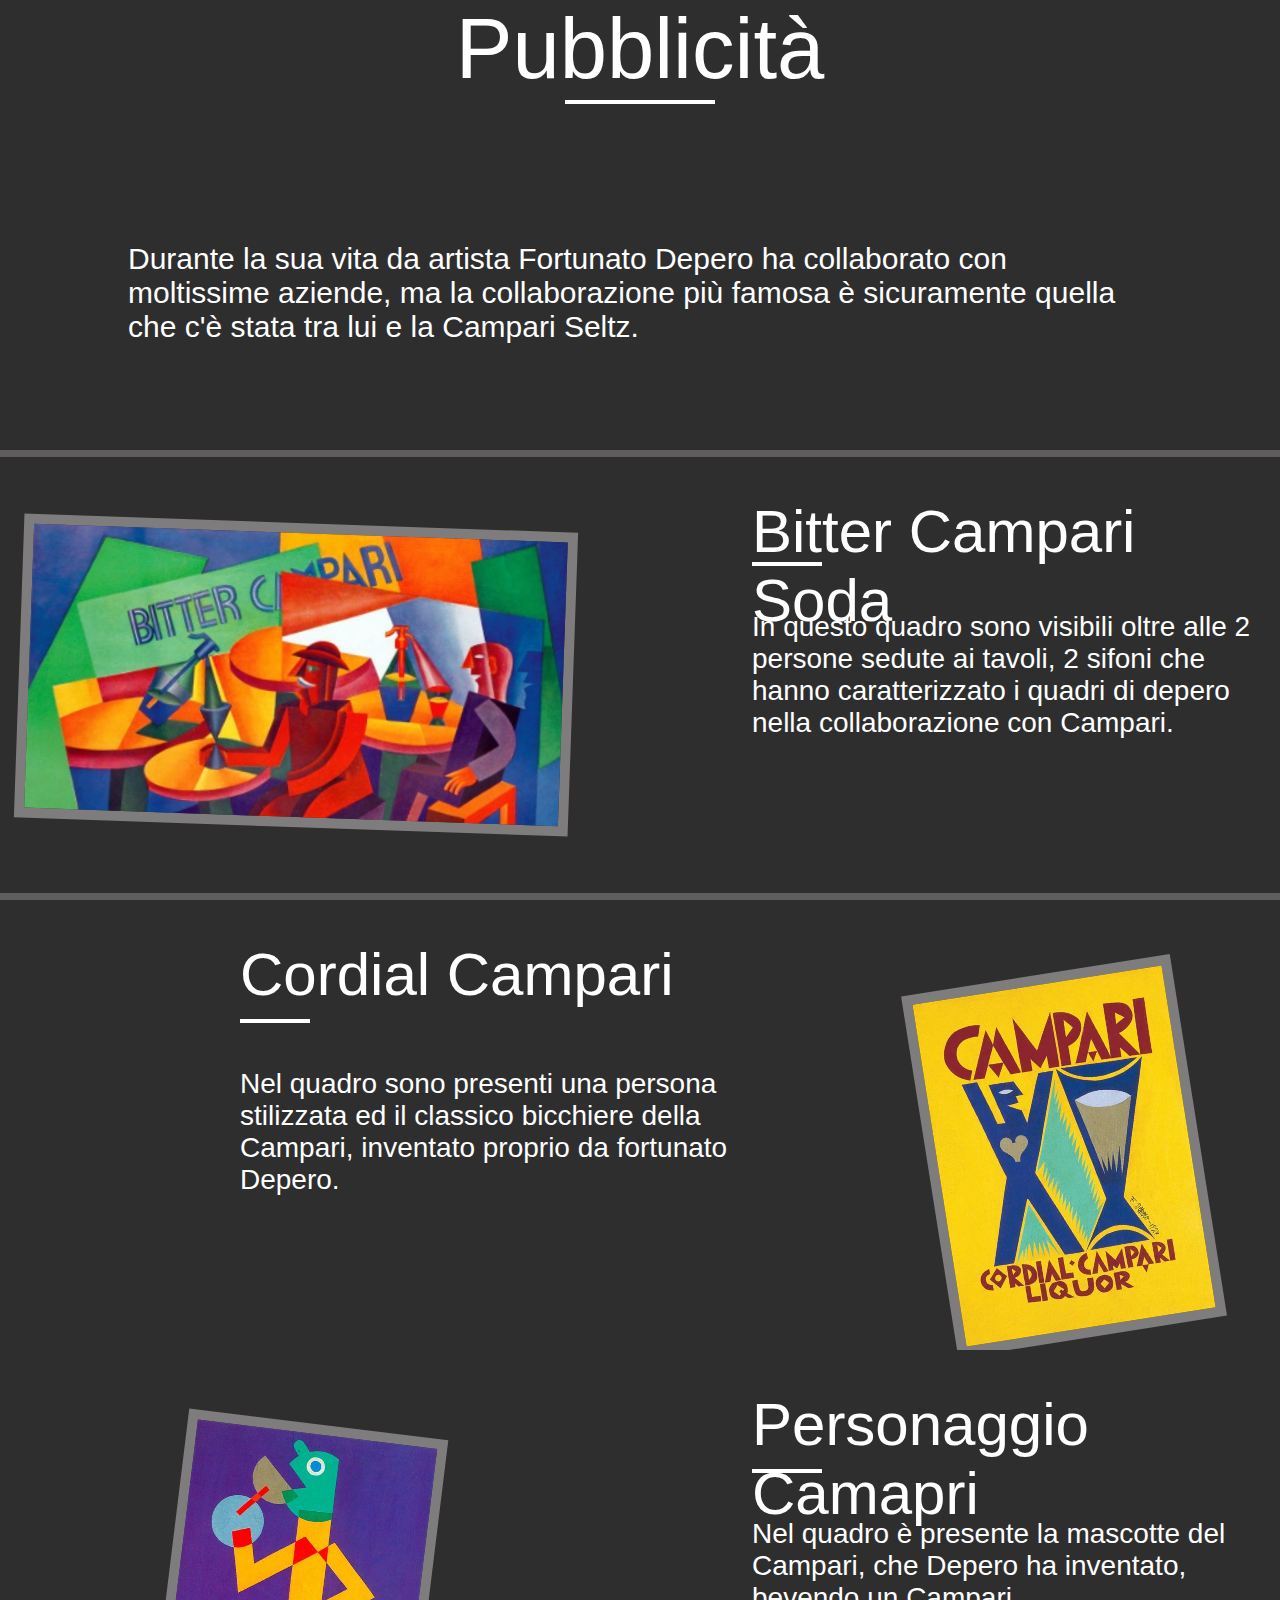
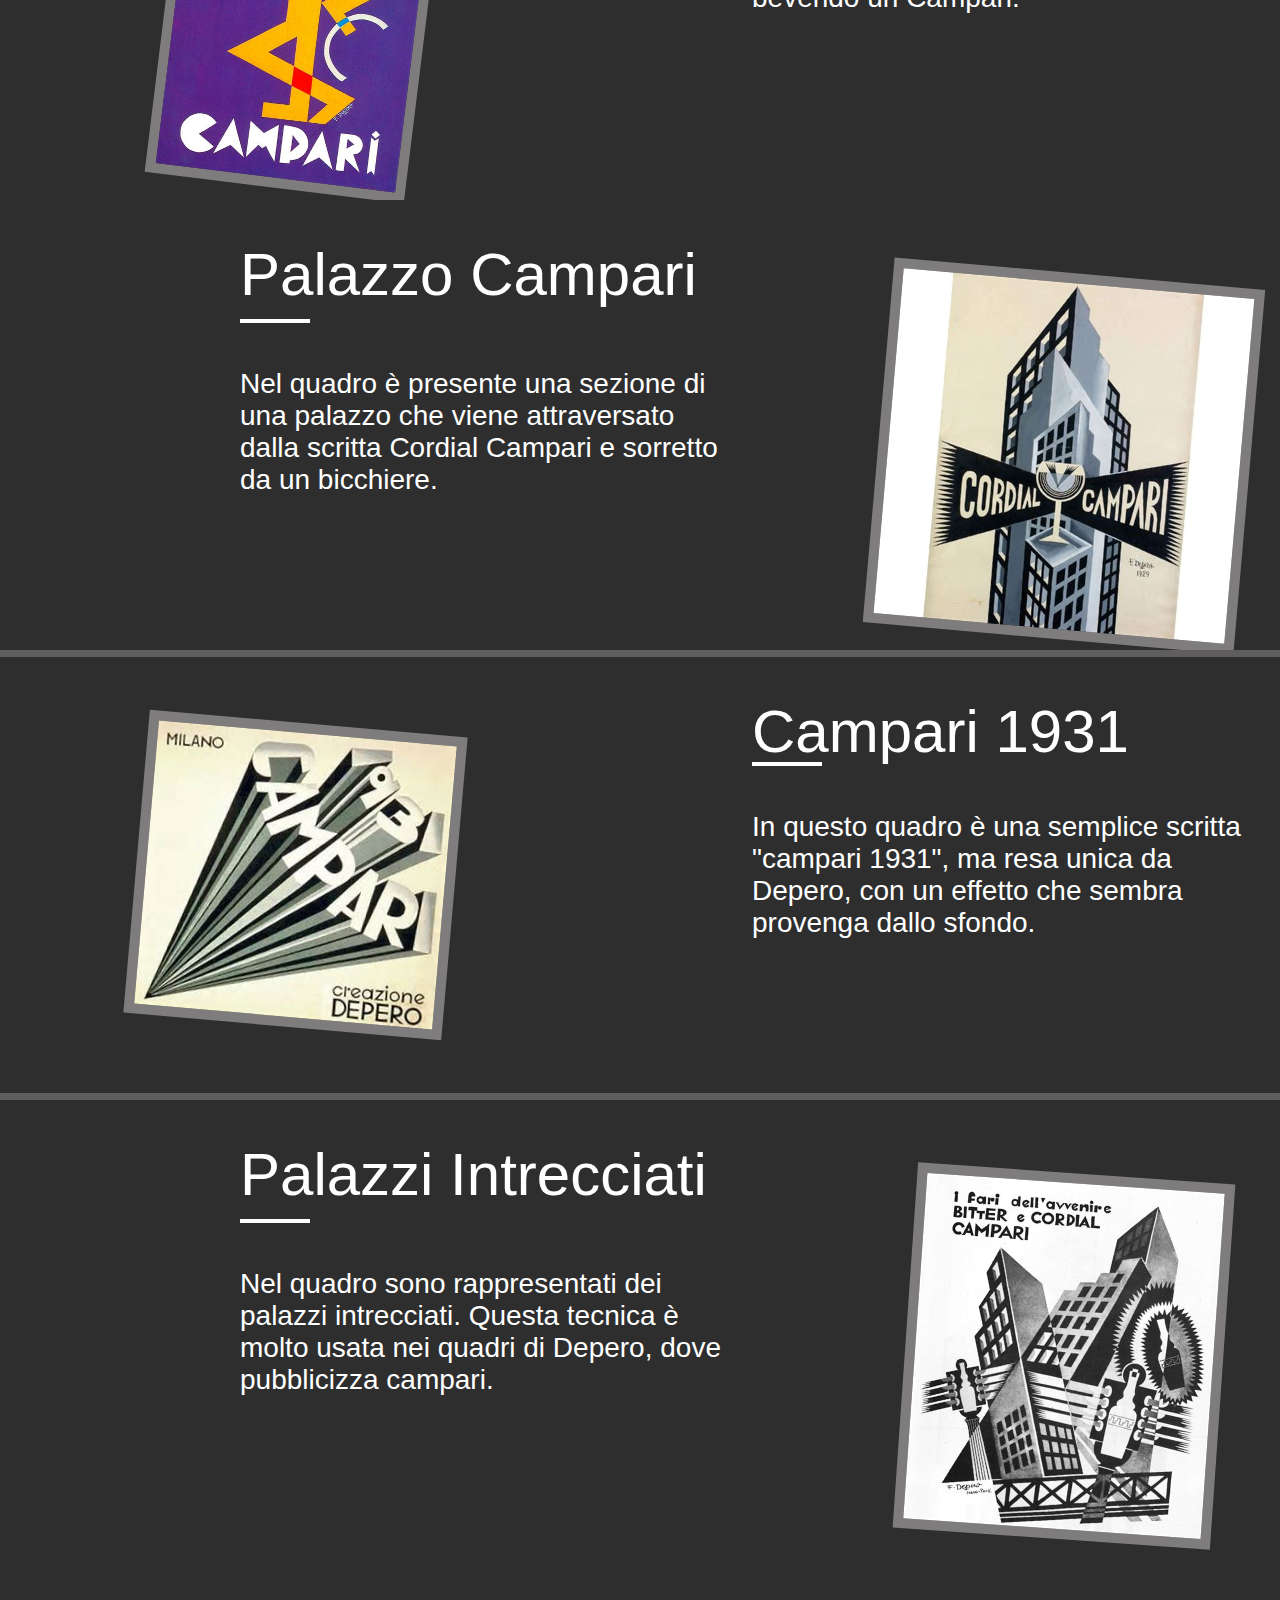
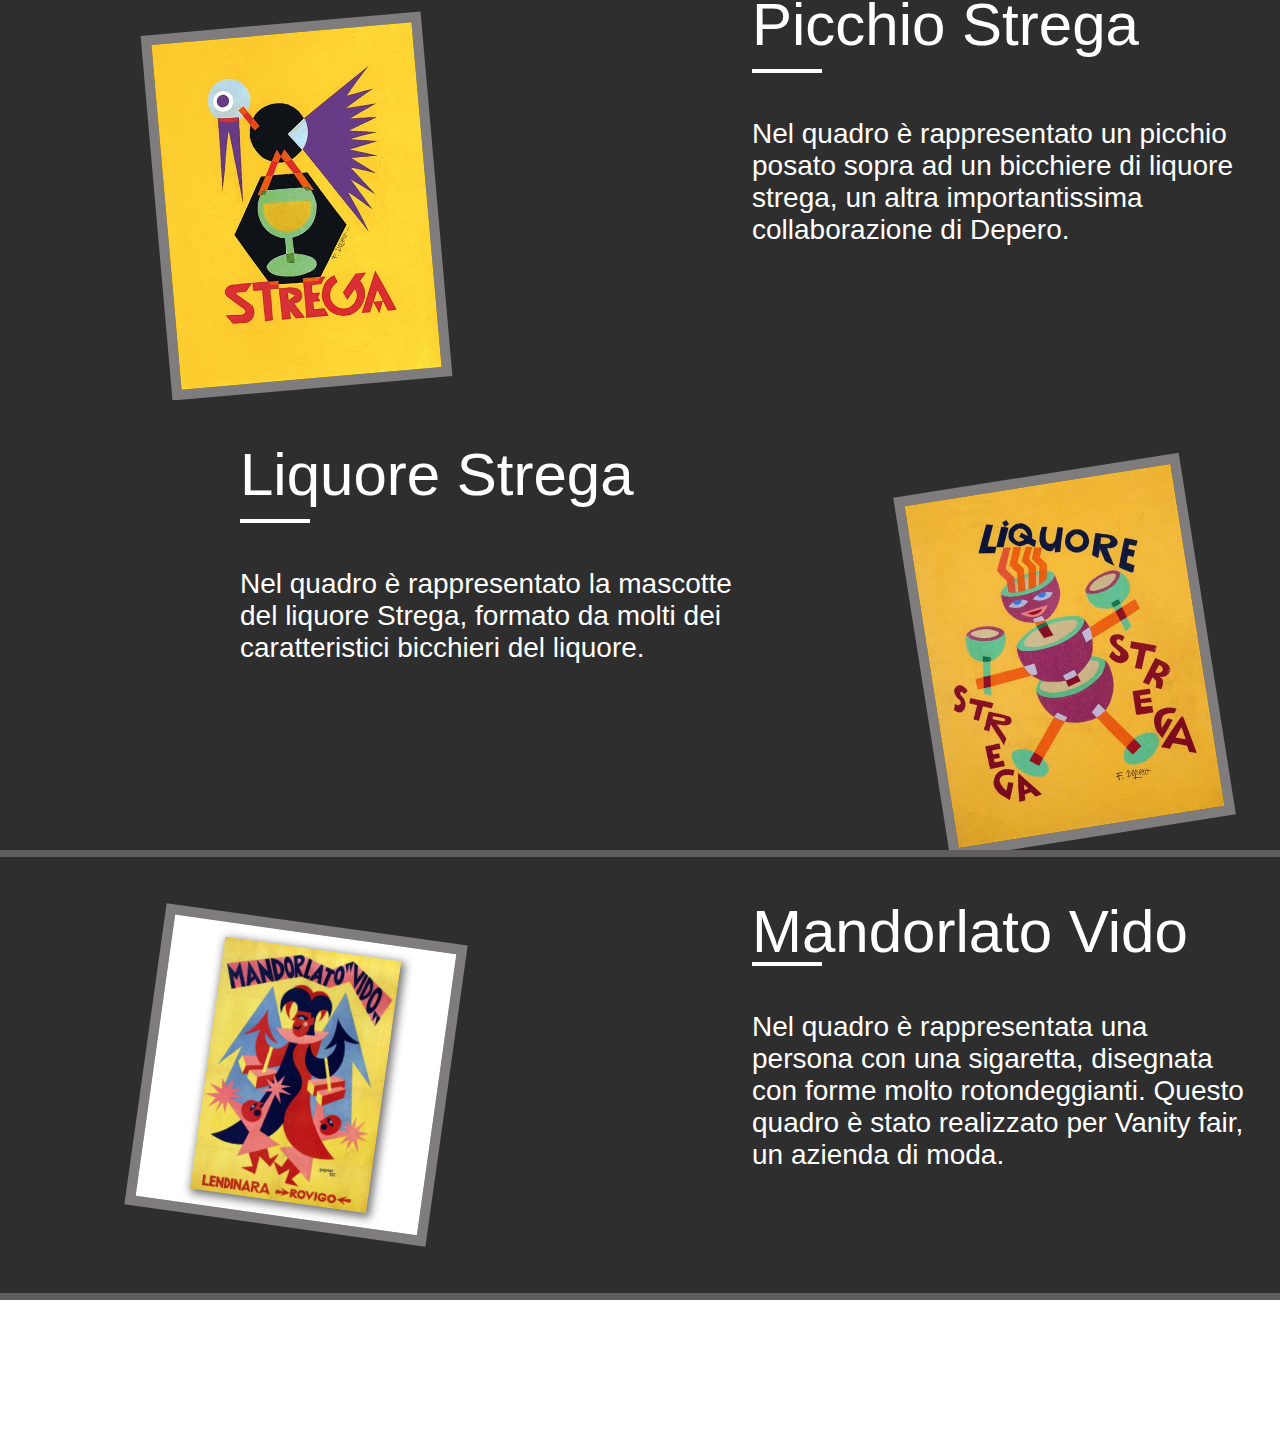
<file: quadri.html>
<!DOCTYPE html>
<html lang="it">
	<head>
    	<title>Quadri</title>
    	<link rel="stylesheet" href="stile/quadri.css">
	</head>
<body id="body"> 
	<script type="text/javascript" src=js/quadri.js></script>
    <div class="sezioneQuadri" id="sezioneQuadri">
		<div class="sezioneTitolo" id="sezioneTitolo">
			<div class="titolo2" id="titolo">
				<div class="sezioneTitolo2">
					<div class="titoloRiga2" id="titoloRiga2">
						<div class="scrittaTitolo2">
							<a class="scrittaTitoloVera2">Pubblicità</a>
						</div>
						<div class="riga2"></div>
					</div>
				</div>
				<div class="sezioneCorpo2">
					<a class="scritte2" id="scritte2">
						Durante la sua vita da artista Fortunato Depero ha collaborato con moltissime aziende, ma la collaborazione più famosa è sicuramente quella che c'è stata tra lui e la Campari Seltz.				
					</a>
				</div>
			</div>
		</div>
	</div>
</body>
</file>
<file: stile/quadri.css>
/*MAGLIO*/
*{
    margin: 0;
    padding: 0;
}
body {
    overflow-y: scroll;
    overflow-x: hidden;
}
.sezioneQuadri{
    display: flex;
    flex-direction: column;
    width: 100%;
}
.sezione{
    width: 100%;
    background-color: rgb(46, 46, 46);
    display: flex;
    flex-direction: column;
    position: relative;
    flex-shrink: 0;
}
.corpoSezione{
    width: 100%;
    height: 96%;
    display: flex;
    position: relative;
    padding: 40px;
}
.rigaSopra{
    width: 100%;
    height: 2%;
    background-color: rgb(95, 93, 93);
    position: relative;
}
.rigaSotto{
    width: 100%;
    height: 2%;
    background-color: rgb(95, 93, 93);
    position: relative;
}
.scritteCorpo{
    height: 96%;
    width: 60%;
    display: flex;
    flex-direction: column;
}
.sezioneTitoloCorpo{
    height: 20%;
    width: 100%;
}
.titolo{
    height: 100%;
    width: 70%;
    margin-left: 200px;
    display: flex;
    flex-direction: column;
}
.scritteTitolo{
    height: 95%;
    width: 100%;
    font-family: 'Roboto', sans-serif;
    font-size: 60px;
    color: white;
}
.sezioneRiga{
    height: 5%;
    width: 70px;
    background-color: white;
    z-index: 2;
}
.scritteScritteCorpo{
    height: 80%;
    width: 100%;
}
.scritteVere{
    height: 85%;
    width: 65%;
    margin-left: 200px;
    margin-top: 45px;
}
.scritte{
    font-family: 'Roboto', sans-serif;
    font-size: 28px;
    color: white;
}
.fotoCorpo{
    height: 100%;
    width: 40%;
    display: flex;
    align-items: center;
    justify-content: center;
}
.quadroSezione{
    height: 80%;
    position: relative;
    border: 10px solid;
    border-color: rgb(126, 124, 124);
}
/*TITOLO*/
.sezioneTitolo{
    width: 100%;
    background-color: rgb(46, 46, 46);
    position: relative;
    display: flex;
    flex-direction: column;
    flex-shrink: 0;
}
.titolo2{
    height: 100%;
    width: 100%;
}
.sezioneTitolo2{
    width: 100%;
    height: 30%;
    display: flex;
    align-items: center;
    justify-content: center;
}
.titoloRiga2{
    width: 100%;
    height: 100%;
    display: flex;
    flex-direction: column;
}
.scrittaTitolo2{
    height: 100px;
    width: 100%;
}
.scrittaTitoloVera2{
    font-family: 'Roboto', sans-serif;
    font-size: 85px;
    color: white;
    width: 400px;
    text-align: center;
    display: inline-block;
    margin-left: calc(50% - 200px);
}
.riga2{
    width: 150px;
    height: 4px;
    background-color: white;
    margin-left: calc(50% - 150px/2);
}
.sezioneCorpo2{
    width: 100%;
    height: 70%;
    position: relative;
    display: flex;
    align-items: center;
    justify-content: center;
}
.scritte2{
    max-width: 80%;
    max-height: 70%;
    font-family: 'Roboto', sans-serif;
    font-size: 30px;
    color: white;
}
/*BOTTONE PER TORNARE ALLA HOME*/
.sezioneBottoneHome{
    width: 100%;
    display: flex;
    align-items: center;
    justify-content: center;
    background-color: rgb(60, 60, 60);
}
.bottoneHomeSfondo{
    height: 85%;
    width: 25%;
    background-color: rgba(102,102,105);
}
.immagineHome{
    height: 12%;
    z-index: 2;
    position: absolute;
}
</file>
